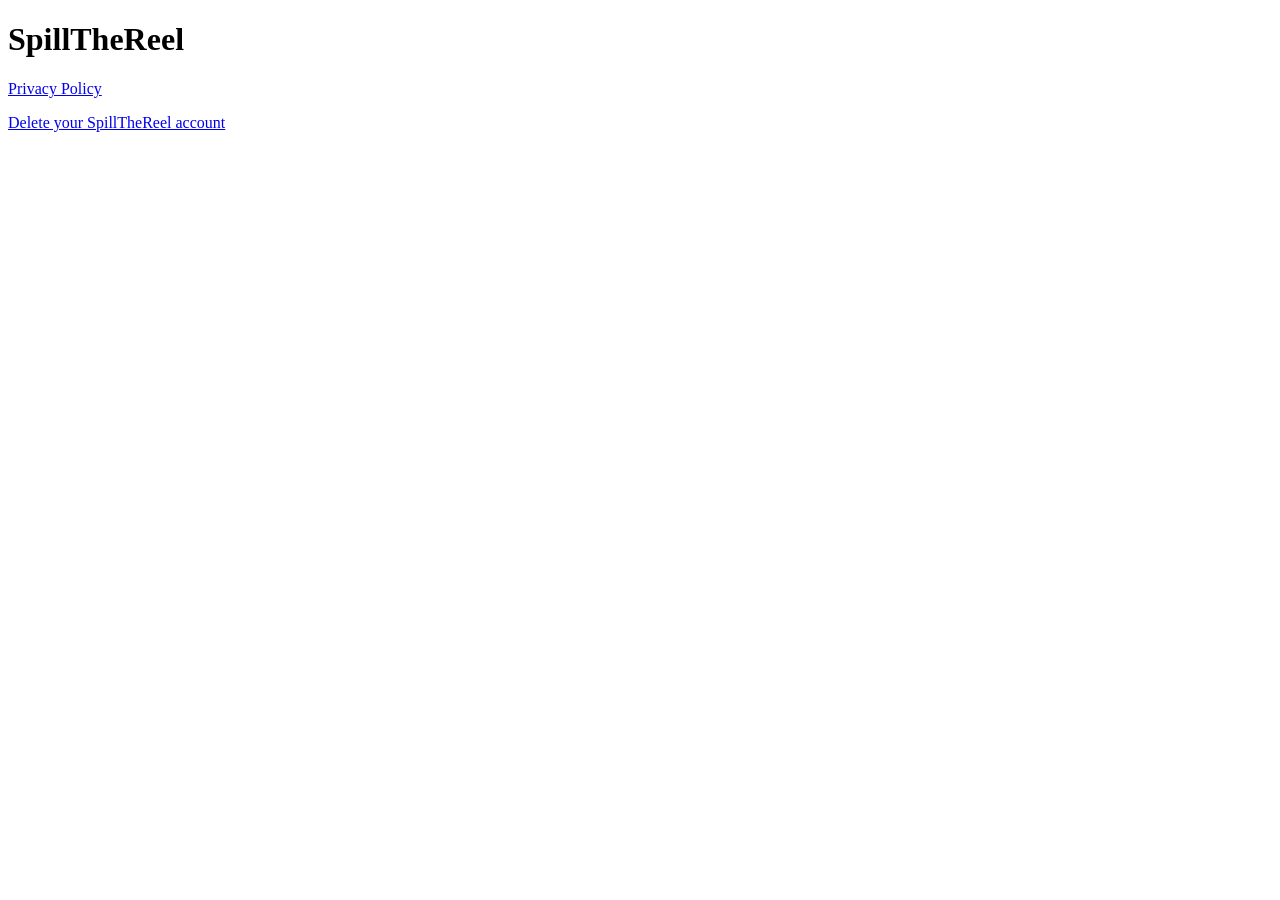
<file: index.html>
<!doctype html>
<html lang="en">
<head>
  <meta charset="utf-8">
  <meta name="viewport" content="width=device-width, initial-scale=1">
  <title>SpillTheReel</title>
</head>
<body>
  <main>
    <h1>SpillTheReel</h1>
    <p><a href="./privacy/">Privacy Policy</a></p>
    <p><a href="./delete-account/">Delete your SpillTheReel account</a></p>
  </main>
</body>
</html>
</file>
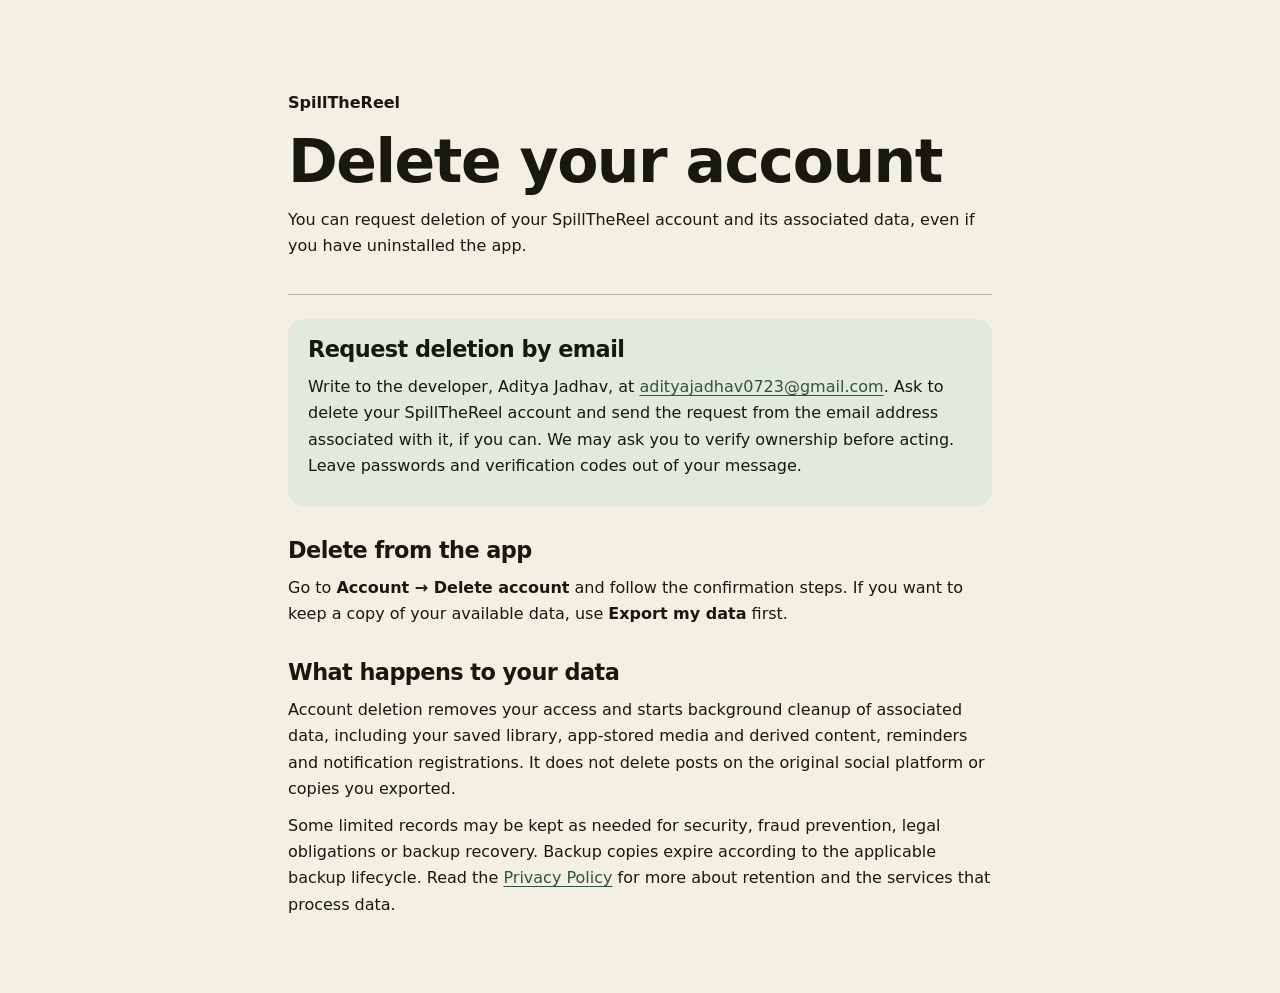
<file: delete-account/index.html>
<!doctype html>
<html lang="en">
<head>
  <meta charset="utf-8">
  <meta name="viewport" content="width=device-width, initial-scale=1">
  <meta name="description" content="Request deletion of your SpillTheReel account and associated data, even if you have uninstalled the app.">
  <title>Delete your account | SpillTheReel</title>
  <link rel="stylesheet" href="../legal.css">
</head>
<body>
<main>
  <header>
    <p class="brand">SpillTheReel</p>
    <h1>Delete your account</h1>
    <p>You can request deletion of your SpillTheReel account and its associated data, even if you have uninstalled the app.</p>
  </header>

  <section class="account" aria-labelledby="email">
    <h2 id="email">Request deletion by email</h2>
    <p>Write to the developer, Aditya Jadhav, at <a href="mailto:adityajadhav0723@gmail.com?subject=SpillTheReel%20account%20deletion%20request">adityajadhav0723@gmail.com</a>. Ask to delete your SpillTheReel account and send the request from the email address associated with it, if you can. We may ask you to verify ownership before acting. Leave passwords and verification codes out of your message.</p>
  </section>

  <section aria-labelledby="app">
    <h2 id="app">Delete from the app</h2>
    <p>Go to <strong>Account → Delete account</strong> and follow the confirmation steps. If you want to keep a copy of your available data, use <strong>Export my data</strong> first.</p>
  </section>

  <section aria-labelledby="data">
    <h2 id="data">What happens to your data</h2>
    <p>Account deletion removes your access and starts background cleanup of associated data, including your saved library, app-stored media and derived content, reminders and notification registrations. It does not delete posts on the original social platform or copies you exported.</p>
    <p>Some limited records may be kept as needed for security, fraud prevention, legal obligations or backup recovery. Backup copies expire according to the applicable backup lifecycle. Read the <a href="../privacy/">Privacy Policy</a> for more about retention and the services that process data.</p>
  </section>
</main>
</body>
</html>
</file>
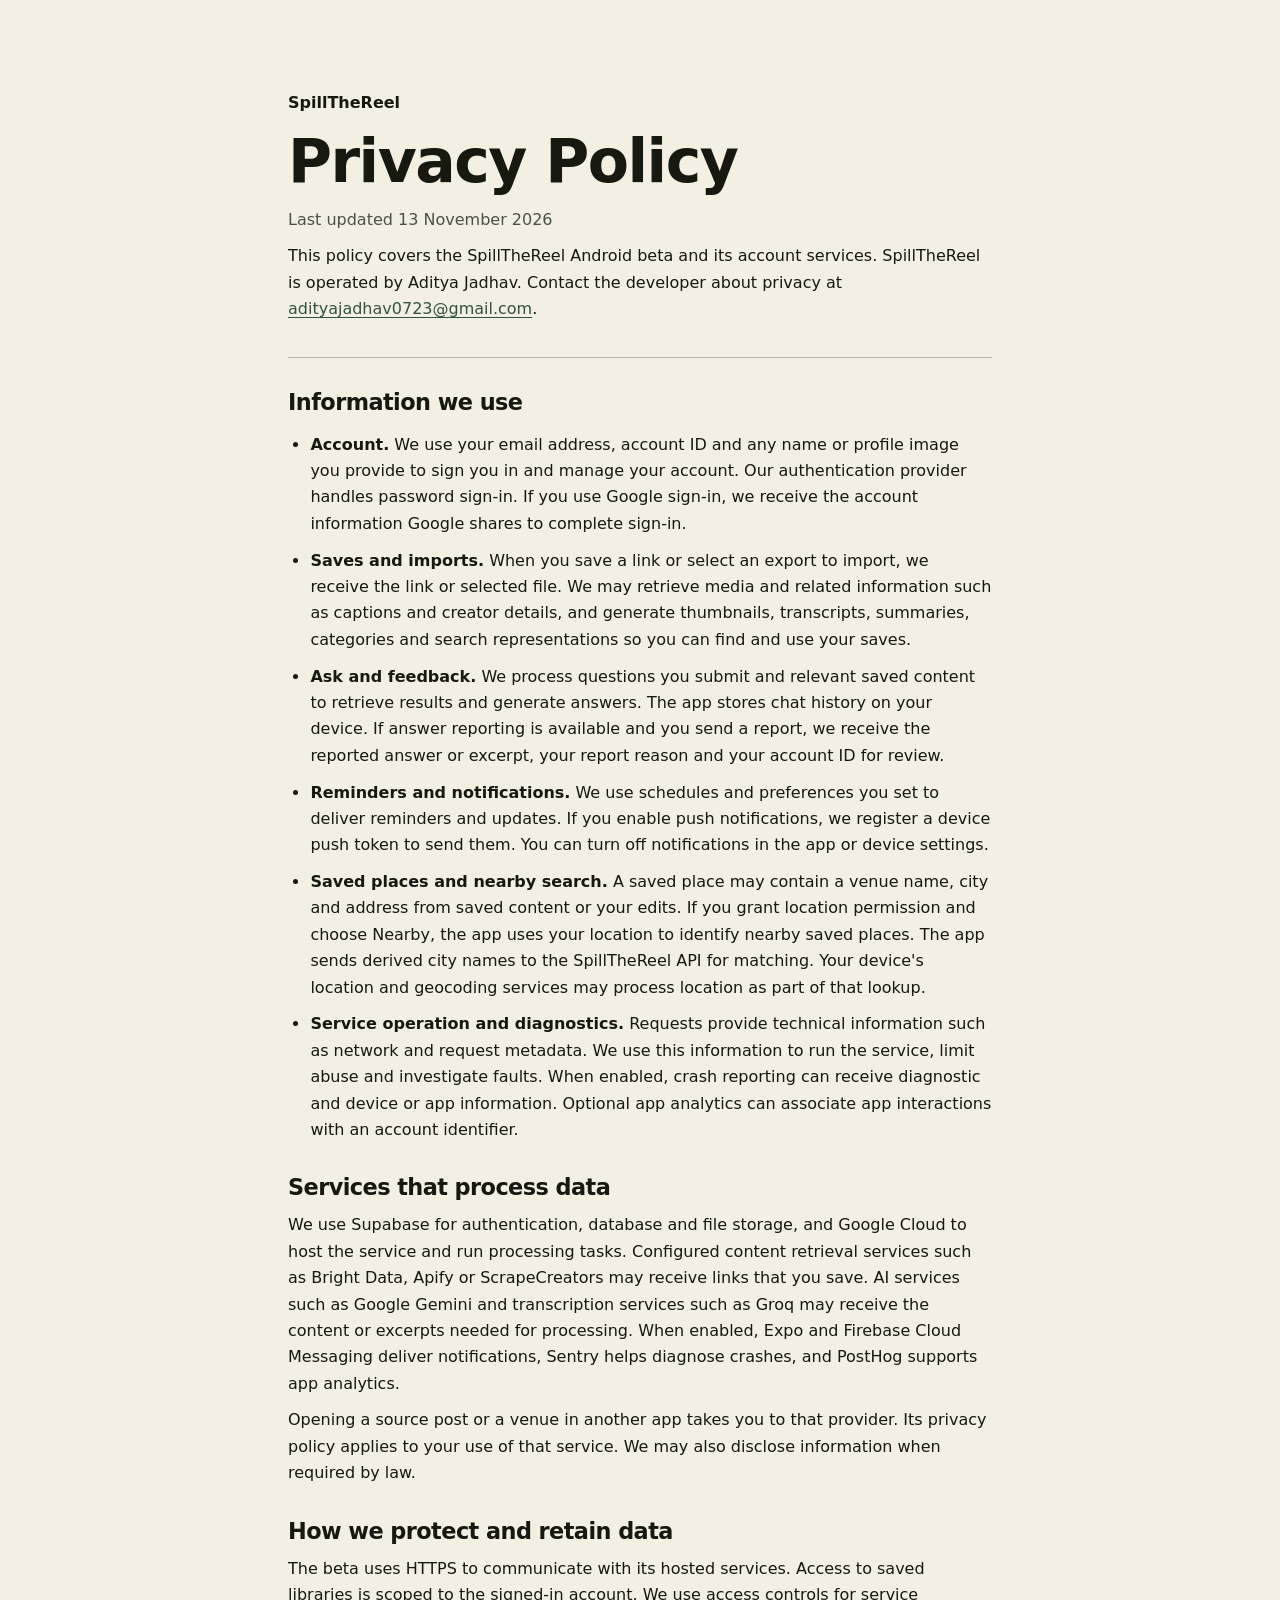
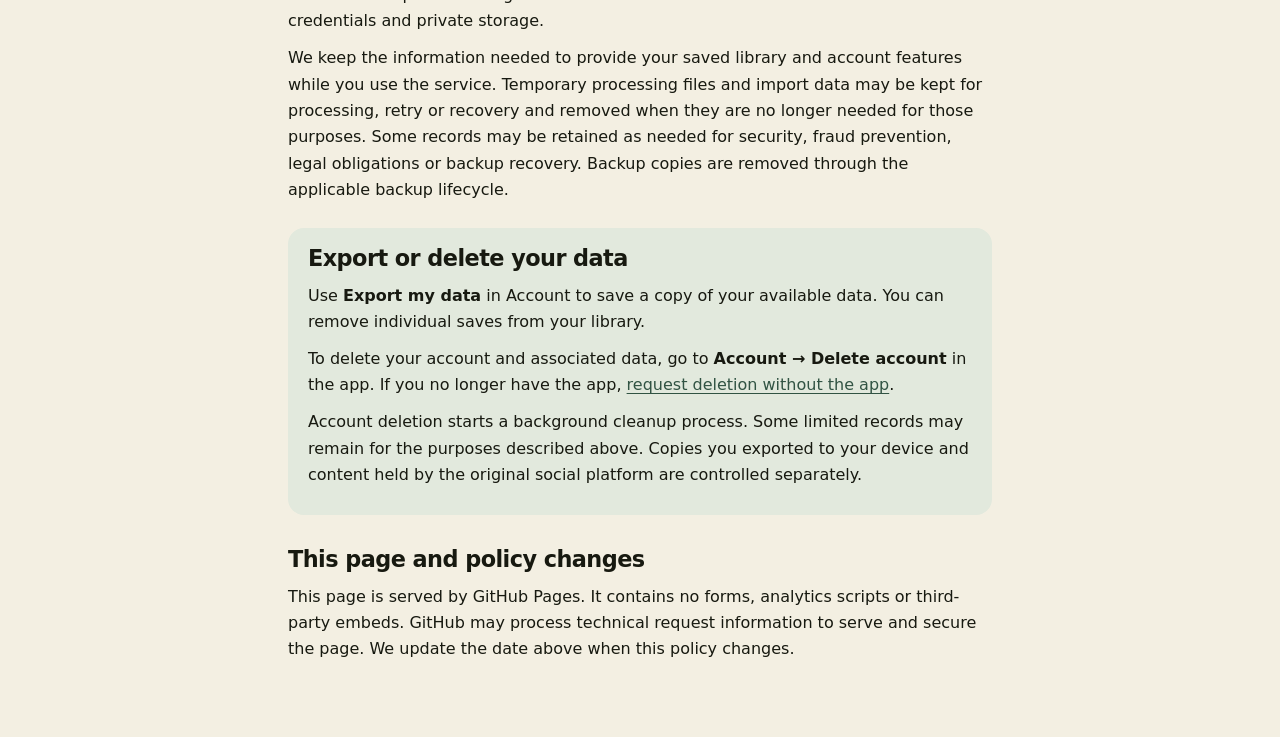
<file: privacy/index.html>
<!doctype html>
<html lang="en">
<head>
  <meta charset="utf-8">
  <meta name="viewport" content="width=device-width, initial-scale=1">
  <meta name="description" content="How SpillTheReel handles your data and how to request account deletion.">
  <title>Privacy Policy | SpillTheReel</title>
  <link rel="stylesheet" href="../legal.css">
</head>
<body>
<main>
  <header>
    <p class="brand">SpillTheReel</p>
    <h1>Privacy Policy</h1>
    <p class="date">Last updated <time datetime="2026-11-13">13 November 2026</time></p>
    <p>This policy covers the SpillTheReel Android beta and its account services. SpillTheReel is operated by Aditya Jadhav. Contact the developer about privacy at <a href="mailto:adityajadhav0723@gmail.com?subject=SpillTheReel%20privacy">adityajadhav0723@gmail.com</a>.</p>
  </header>

  <section aria-labelledby="information">
    <h2 id="information">Information we use</h2>
    <ul>
      <li><strong>Account.</strong> We use your email address, account ID and any name or profile image you provide to sign you in and manage your account. Our authentication provider handles password sign-in. If you use Google sign-in, we receive the account information Google shares to complete sign-in.</li>
      <li><strong>Saves and imports.</strong> When you save a link or select an export to import, we receive the link or selected file. We may retrieve media and related information such as captions and creator details, and generate thumbnails, transcripts, summaries, categories and search representations so you can find and use your saves.</li>
      <li><strong>Ask and feedback.</strong> We process questions you submit and relevant saved content to retrieve results and generate answers. The app stores chat history on your device. If answer reporting is available and you send a report, we receive the reported answer or excerpt, your report reason and your account ID for review.</li>
      <li><strong>Reminders and notifications.</strong> We use schedules and preferences you set to deliver reminders and updates. If you enable push notifications, we register a device push token to send them. You can turn off notifications in the app or device settings.</li>
      <li><strong>Saved places and nearby search.</strong> A saved place may contain a venue name, city and address from saved content or your edits. If you grant location permission and choose Nearby, the app uses your location to identify nearby saved places. The app sends derived city names to the SpillTheReel API for matching. Your device's location and geocoding services may process location as part of that lookup.</li>
      <li><strong>Service operation and diagnostics.</strong> Requests provide technical information such as network and request metadata. We use this information to run the service, limit abuse and investigate faults. When enabled, crash reporting can receive diagnostic and device or app information. Optional app analytics can associate app interactions with an account identifier.</li>
    </ul>
  </section>

  <section aria-labelledby="providers">
    <h2 id="providers">Services that process data</h2>
    <p>We use Supabase for authentication, database and file storage, and Google Cloud to host the service and run processing tasks. Configured content retrieval services such as Bright Data, Apify or ScrapeCreators may receive links that you save. AI services such as Google Gemini and transcription services such as Groq may receive the content or excerpts needed for processing. When enabled, Expo and Firebase Cloud Messaging deliver notifications, Sentry helps diagnose crashes, and PostHog supports app analytics.</p>
    <p>Opening a source post or a venue in another app takes you to that provider. Its privacy policy applies to your use of that service. We may also disclose information when required by law.</p>
  </section>

  <section aria-labelledby="security">
    <h2 id="security">How we protect and retain data</h2>
    <p>The beta uses HTTPS to communicate with its hosted services. Access to saved libraries is scoped to the signed-in account. We use access controls for service credentials and private storage.</p>
    <p>We keep the information needed to provide your saved library and account features while you use the service. Temporary processing files and import data may be kept for processing, retry or recovery and removed when they are no longer needed for those purposes. Some records may be retained as needed for security, fraud prevention, legal obligations or backup recovery. Backup copies are removed through the applicable backup lifecycle.</p>
  </section>

  <section class="account" aria-labelledby="deletion">
    <h2 id="deletion">Export or delete your data</h2>
    <p>Use <strong>Export my data</strong> in Account to save a copy of your available data. You can remove individual saves from your library.</p>
    <p>To delete your account and associated data, go to <strong>Account → Delete account</strong> in the app. If you no longer have the app, <a href="../delete-account/">request deletion without the app</a>.</p>
    <p>Account deletion starts a background cleanup process. Some limited records may remain for the purposes described above. Copies you exported to your device and content held by the original social platform are controlled separately.</p>
  </section>

  <section aria-labelledby="hosting">
    <h2 id="hosting">This page and policy changes</h2>
    <p>This page is served by GitHub Pages. It contains no forms, analytics scripts or third-party embeds. GitHub may process technical request information to serve and secure the page. We update the date above when this policy changes.</p>
  </section>
</main>
</body>
</html>
</file>
<file: legal.css>
:root { color-scheme: light; background: #f3efe2; color: #171910; font: 100%/1.65 system-ui, sans-serif; }
* { box-sizing: border-box; }
body { margin: 0; }
main { width: min(100% - 2.5rem, 44rem); margin: 0 auto; padding: clamp(2rem, 7vw, 5rem) 0 4rem; }
header { border-bottom: 1px solid #b7b5a7; padding-bottom: 1.5rem; }
h1, h2 { line-height: 1.15; letter-spacing: -.025em; }
h1 { margin: .5rem 0; font-size: clamp(2.25rem, 7vw, 3.75rem); }
h2 { margin: 2rem 0 .7rem; font-size: 1.4rem; }
p { margin: .65rem 0; }
ul { padding-left: 1.4rem; }
li + li { margin-top: .65rem; }
a { color: #315343; text-underline-offset: .19em; overflow-wrap: anywhere; }
a:focus-visible { outline: 3px solid #315343; outline-offset: 4px; }
.brand { font-weight: 750; }
.date { color: #4d5141; }
.account { margin-top: 1.5rem; padding: 1rem 1.25rem; background: #e2e9dd; border-radius: 1rem; }
.account h2 { margin-top: .15rem; }
@media print { :root, .account { background: white; } main { width: 100%; padding: 0; } }
</file>
